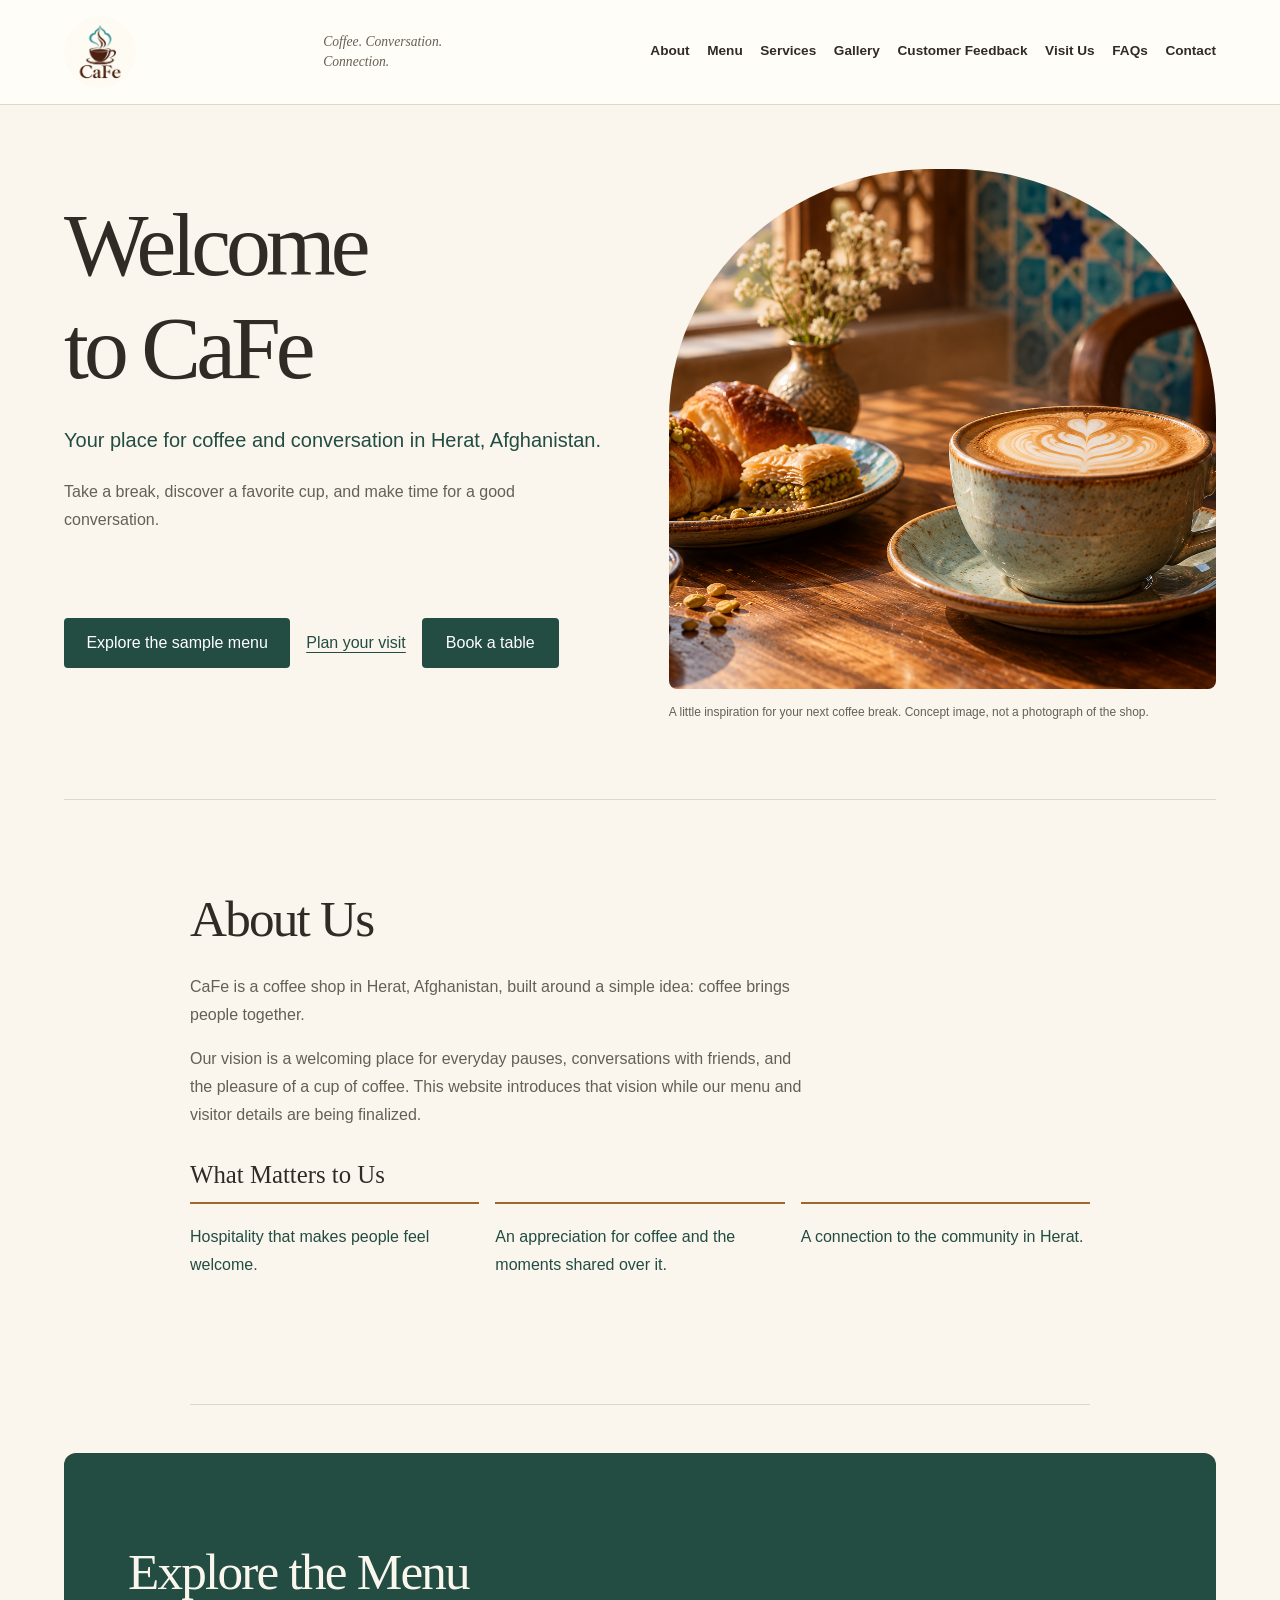
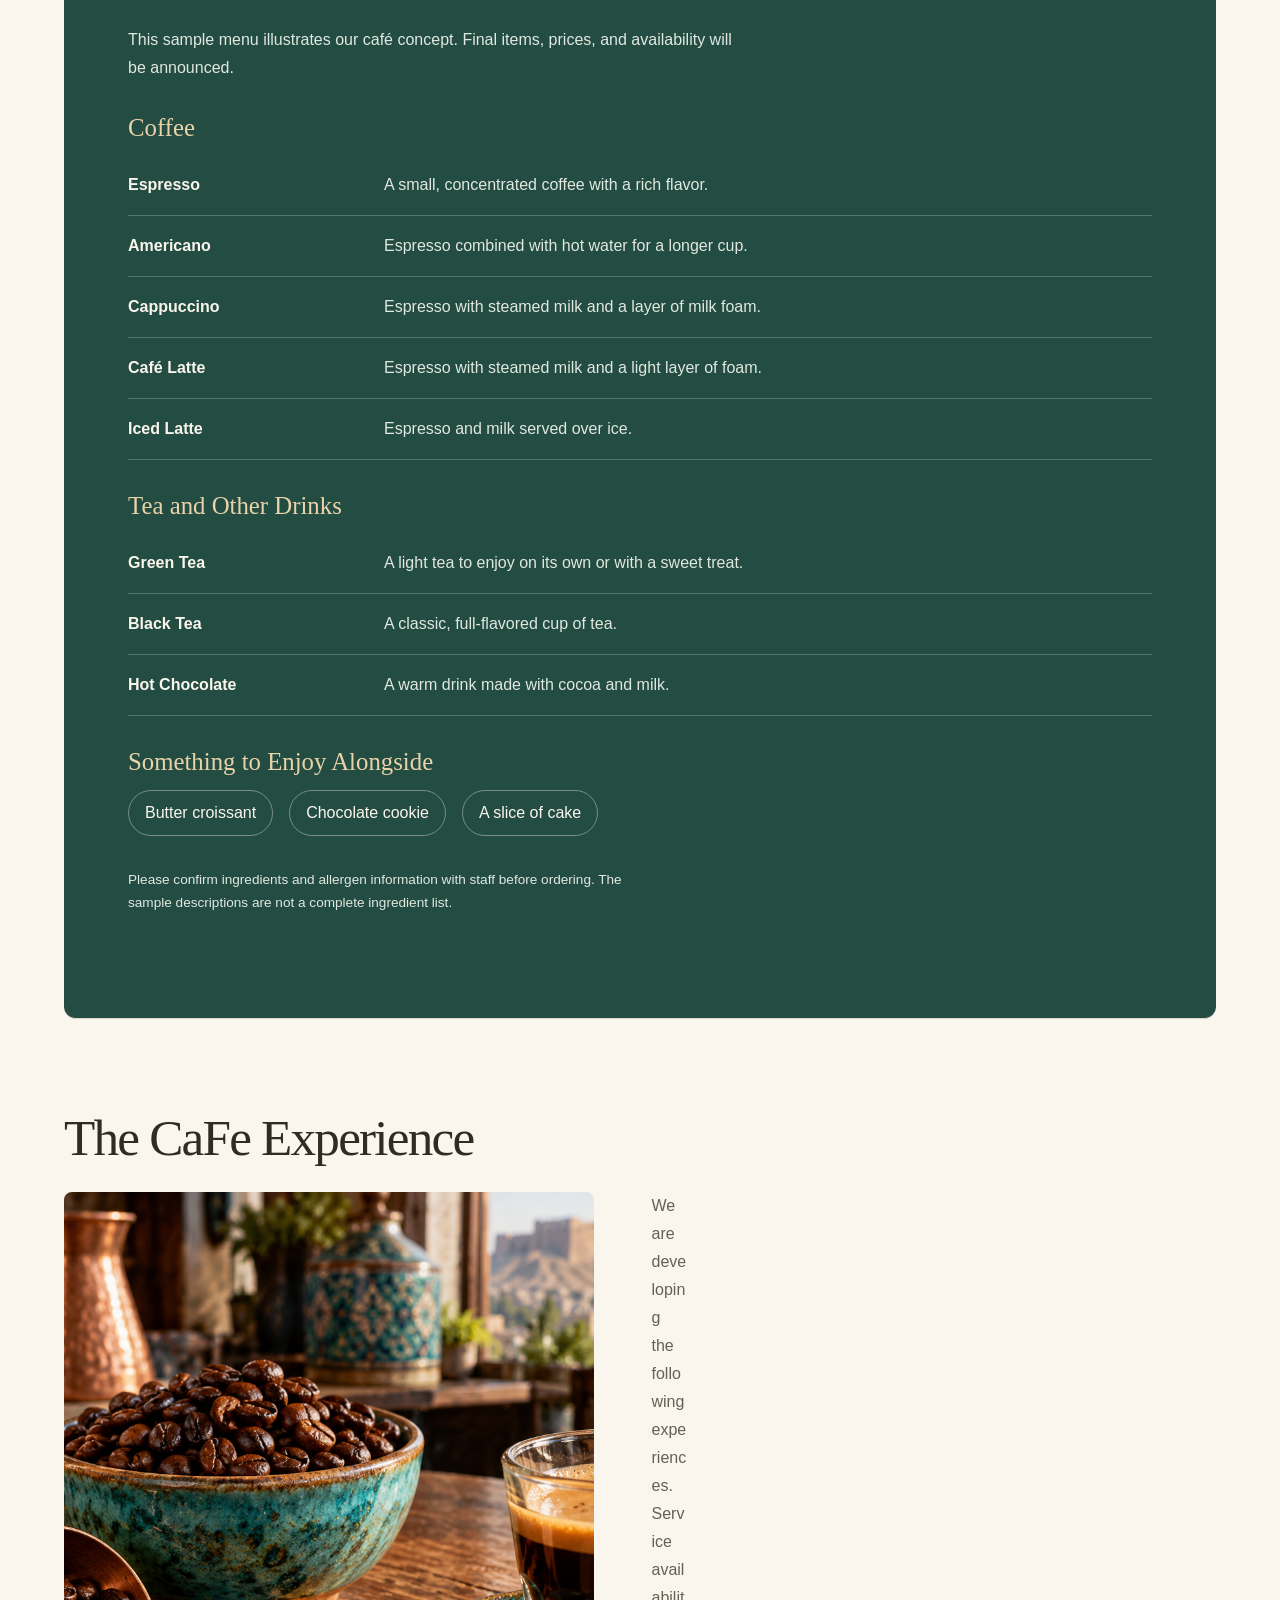
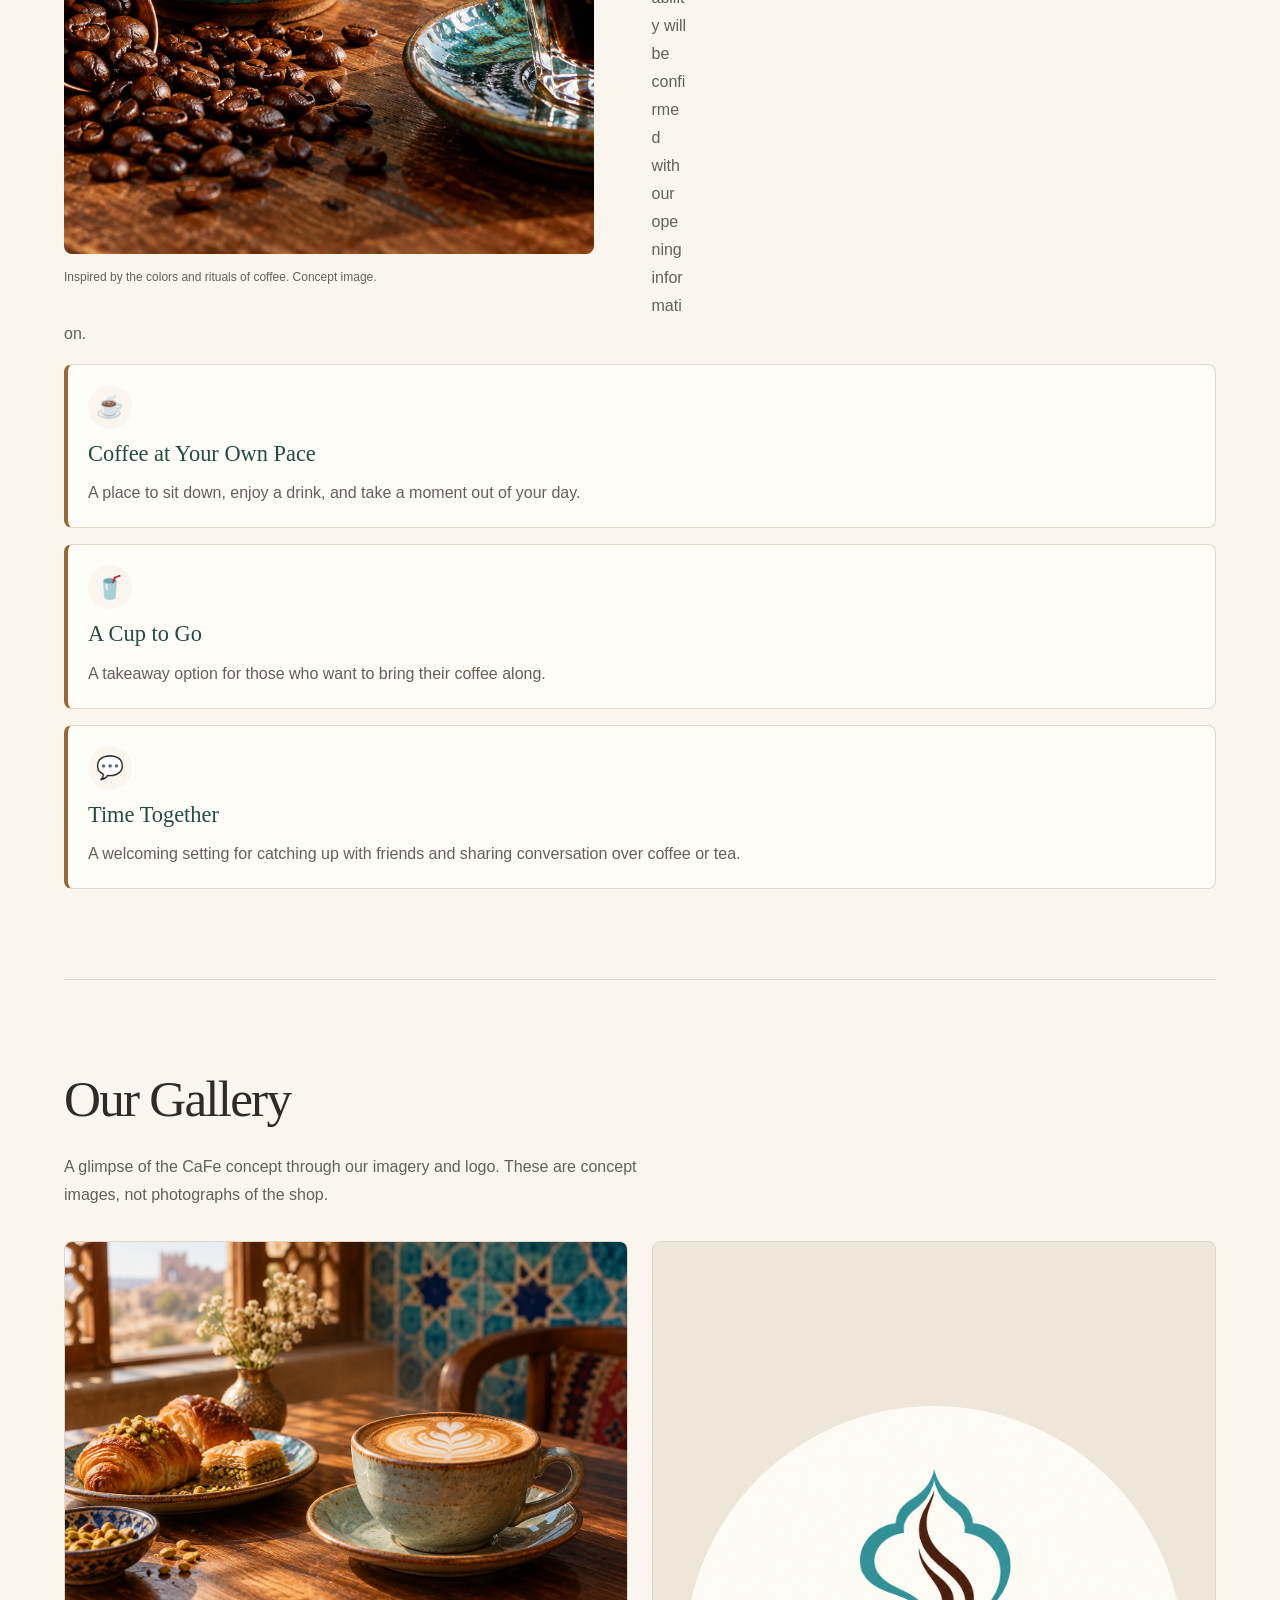
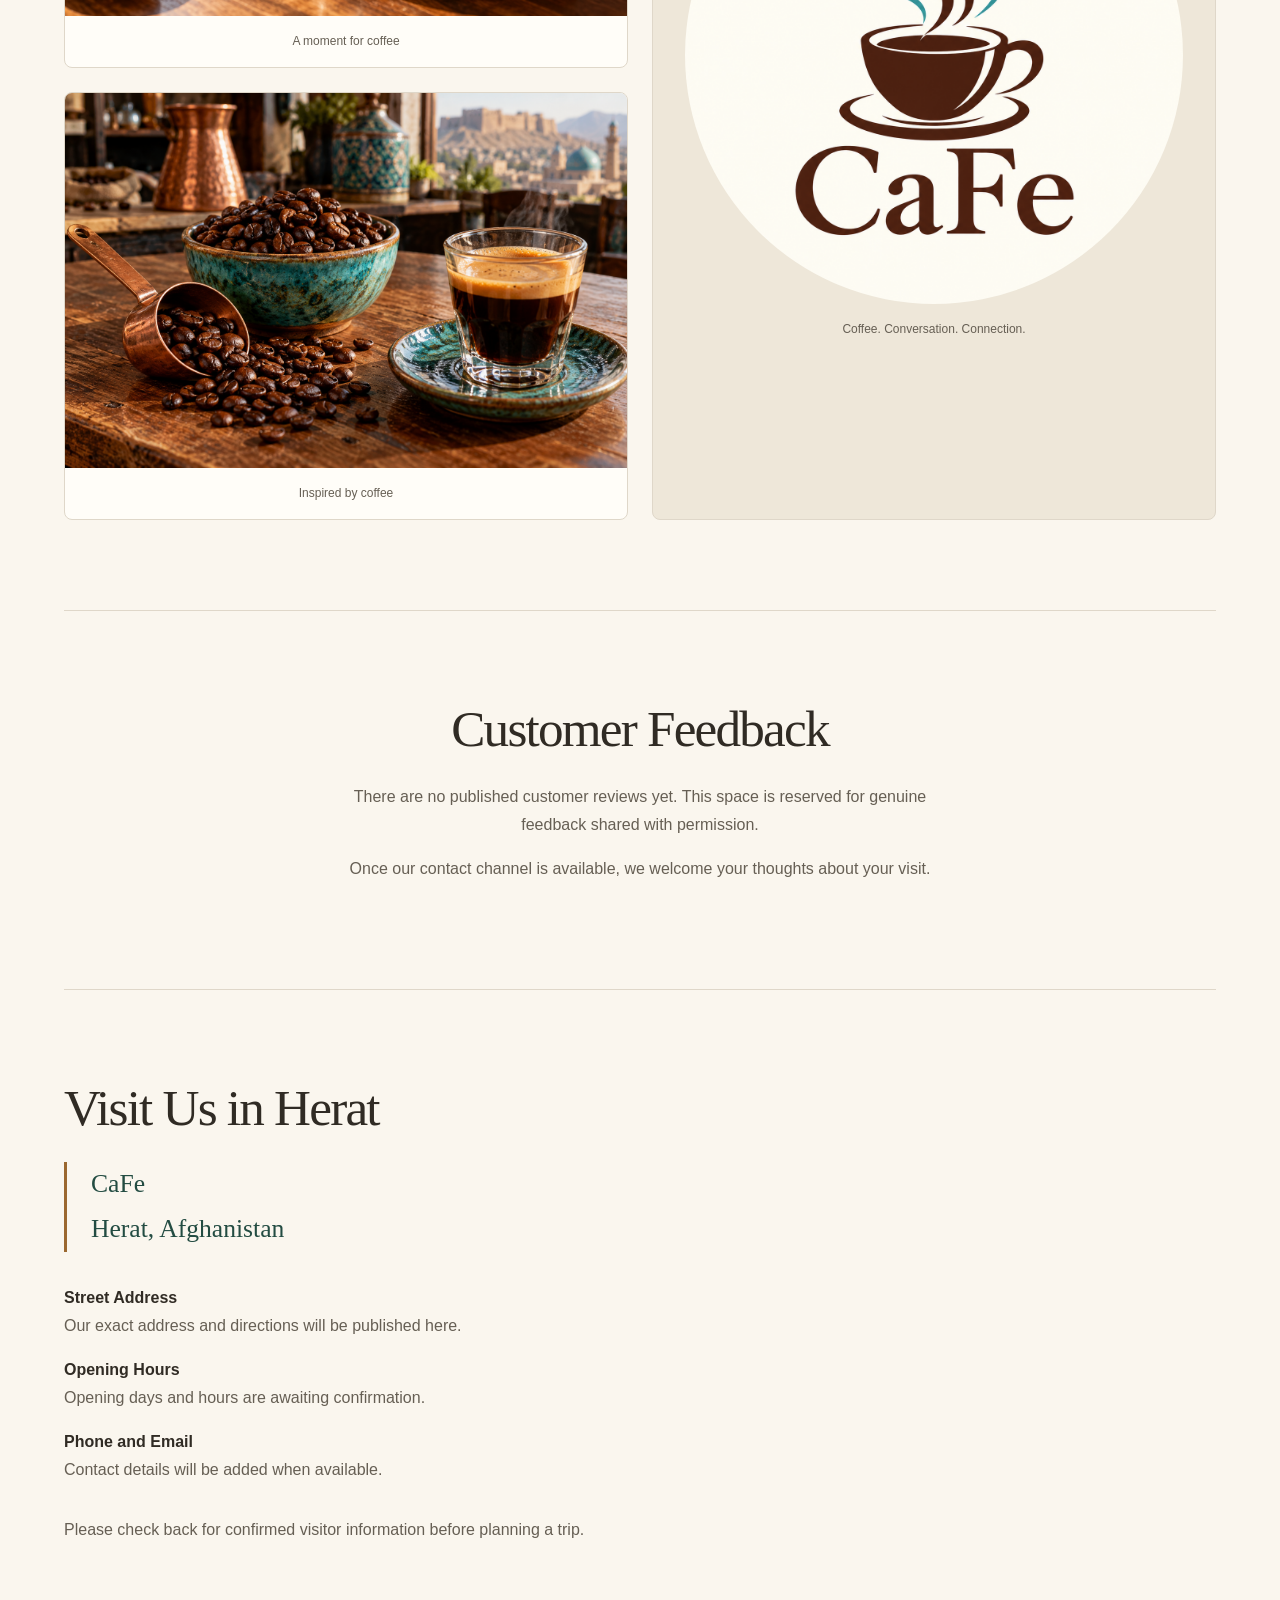
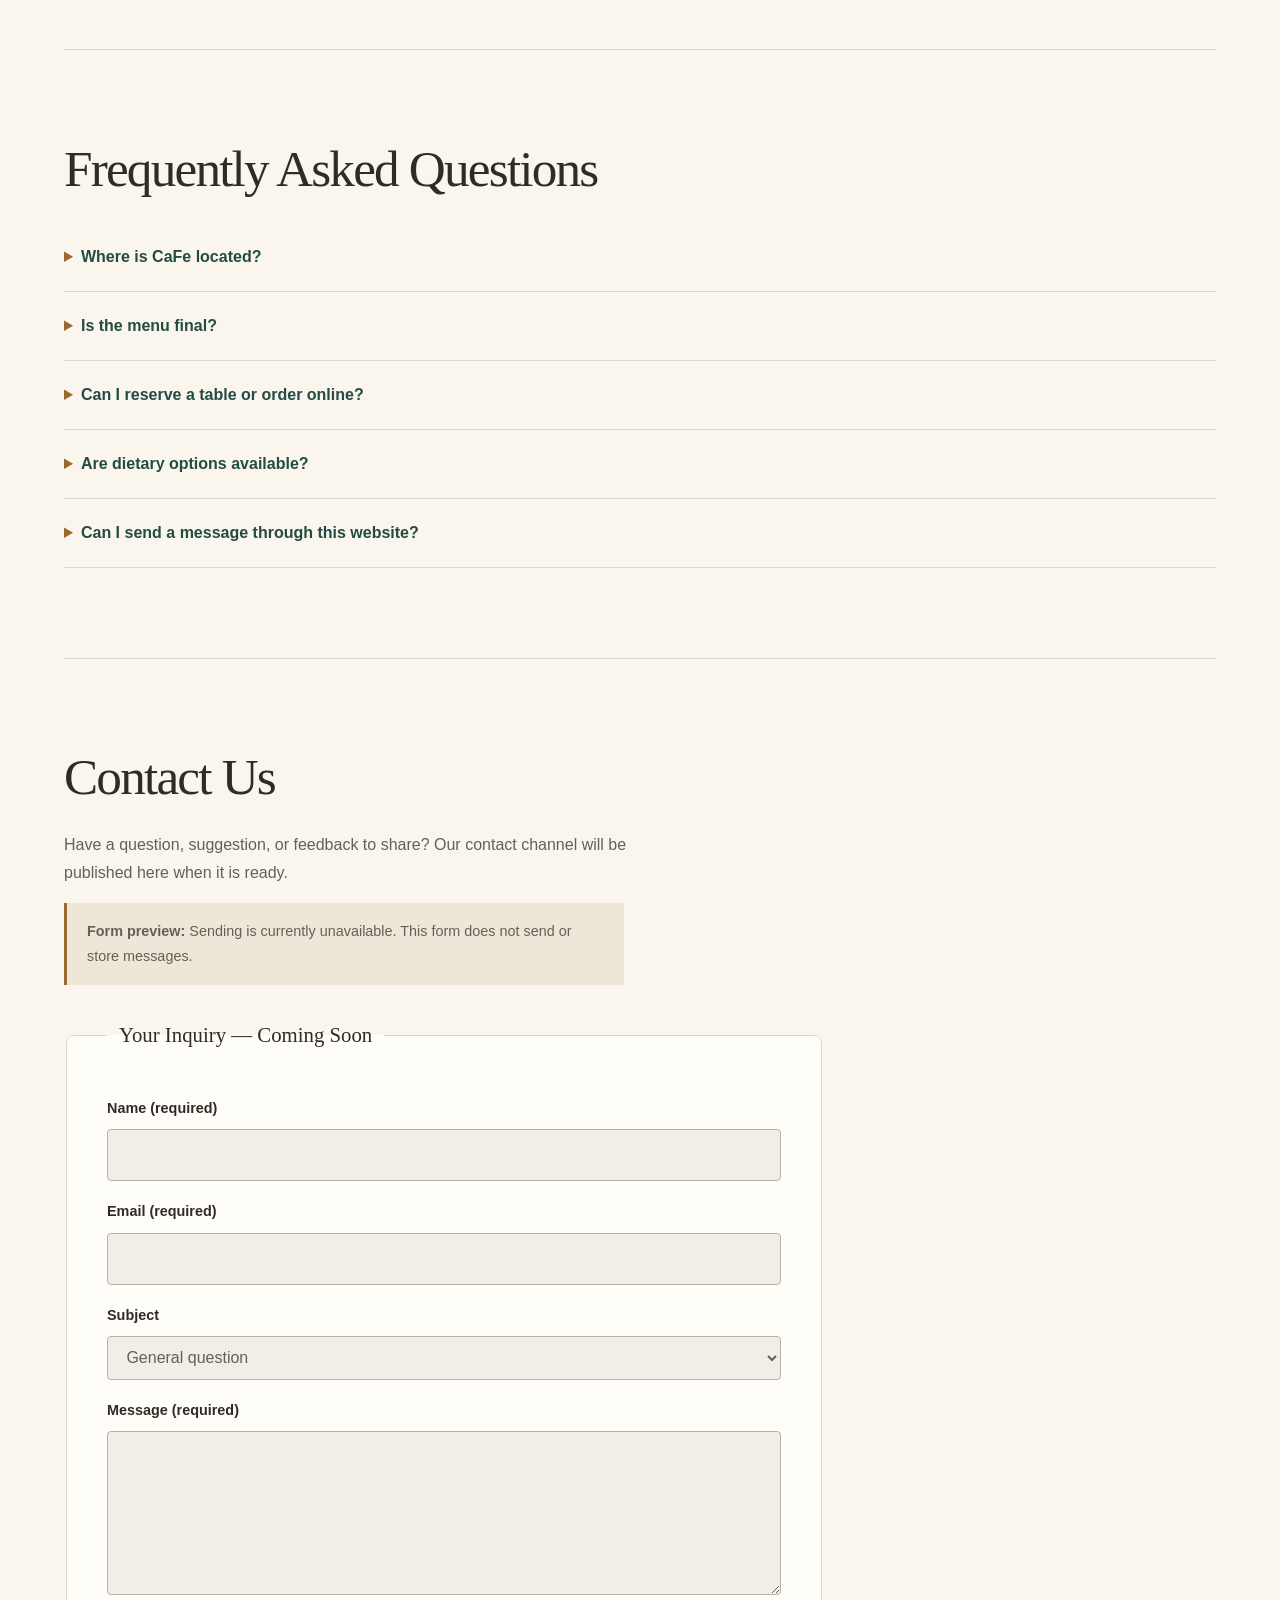
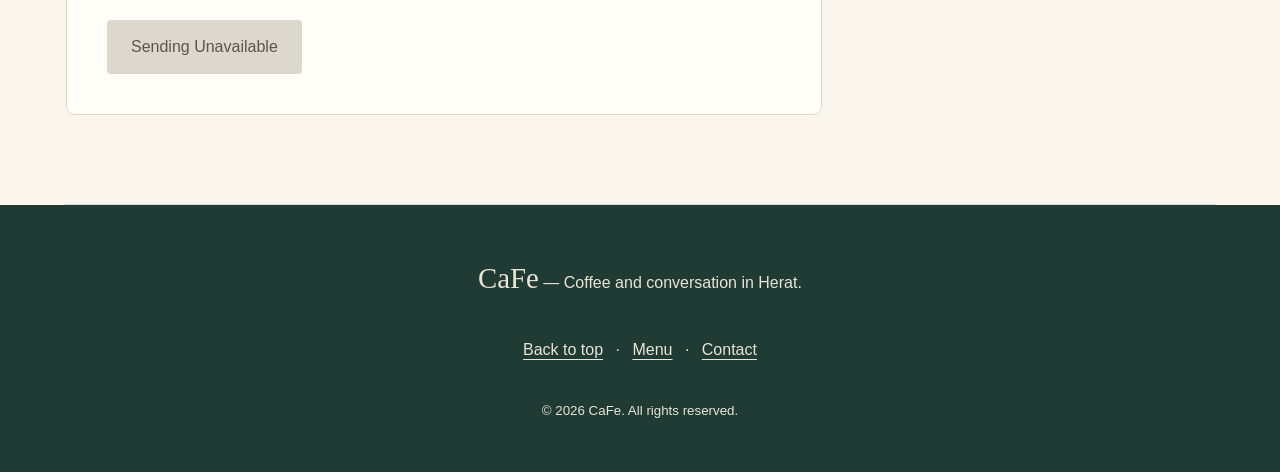
<file: index.html>
<!DOCTYPE html>
<html lang="en">
  <head>
    <meta charset="UTF-8" />
    <meta name="viewport" content="width=device-width, initial-scale=1.0" />
    <meta
      name="description"
      content="Discover CaFe in Herat, Afghanistan. Explore our café concept, sample menu, and visitor information."
    />
    <title>CaFe | Coffee Shop in Herat</title>
    <link rel="stylesheet" href="assets/css/style.css" />
    <link rel="preconnect" href="https://fonts.googleapis.com" />
    <link rel="preconnect" href="https://fonts.gstatic.com" crossorigin />
    <link
      href="https://fonts.googleapis.com/css2?family=Playwrite+AR+Guides&display=swap"
      rel="stylesheet"
    />

 
  </head>
  <body>
    <a href="#main-content">Skip to main content</a>

    <header class="site-header">
      <a href="#hero">
        <img
          src="assets/images/cafe-logo.png"
          alt="CaFe — home"
          width="160"
          height="160"
        />
      </a>
      <p>Coffee. Conversation. Connection.</p>
      <button
        class="nav-toggle"
        type="button"
        aria-controls="main-nav"
        aria-expanded="false"
        aria-label="Toggle navigation menu"
      >
        <span></span>
        <span></span>
        <span></span>
      </button>
      <nav class="main-nav" id="main-nav" aria-label="Main navigation">
        <ul>
          <li><a href="#about">About</a></li>
          <li><a href="#menu">Menu</a></li>
          <li><a href="#services">Services</a></li>
          <li><a href="#gallery">Gallery</a></li>
          <li><a href="#testimonials">Customer Feedback</a></li>
          <li><a href="#visit">Visit Us</a></li>
          <li><a href="#faq">FAQs</a></li>
          <li><a href="#contact">Contact</a></li>
        </ul>
      </nav>
    </header>

    <main id="main-content">
      <section id="hero" aria-labelledby="hero-title">
        <h1 id="hero-title">Welcome to CaFe</h1>
        <p id="hero-description">
          Your place for coffee and conversation in Herat, Afghanistan.
        </p>
        <!-- <button id="change-welcome" type="button">Change welcome message</button> -->
        <p>
          Take a break, discover a favorite cup, and make time for a good
          conversation.
        </p>
        <figure>
          <img
            src="assets/images/coffee-hero.png"
            alt="Cappuccino with leaf-shaped latte art and pastries on a sunlit table beside turquoise tiles"
            width="600"
            height="400"
            fetchpriority="high"
          />
          <figcaption>
            A little inspiration for your next coffee break. Concept image, not
            a photograph of the shop.
          </figcaption>
        </figure>
        <p>
          <a href="#menu">Explore the sample menu</a
          ><a href="#visit">Plan your visit</a>
          <button class="btn" id="open-btn" type="button">Book a table</button>
        </p>
      </section>

      <section id="about" aria-labelledby="about-title">
        <h2 id="about-title">About Us</h2>
        <p class="para">
          CaFe is a coffee shop in Herat, Afghanistan, built around a simple
          idea: coffee brings people together.
        </p>
        <p class="para">
          Our vision is a welcoming place for everyday pauses, conversations
          with friends, and the pleasure of a cup of coffee. This website
          introduces that vision while our menu and visitor details are being
          finalized.
        </p>
        <h3>What Matters to Us</h3>
        <ul>
          <li>Hospitality that makes people feel welcome.</li>
          <li>An appreciation for coffee and the moments shared over it.</li>
          <li>A connection to the community in Herat.</li>
        </ul>
      </section>

      <section id="menu" aria-labelledby="menu-title">
        <h2 id="menu-title">Explore the Menu</h2>
        <p>
          This sample menu illustrates our café concept. Final items, prices,
          and availability will be announced.
        </p>
        <h3>Coffee</h3>
        <dl>
          <dt>Espresso</dt>
          <dd>A small, concentrated coffee with a rich flavor.</dd>
          <dt>Americano</dt>
          <dd>Espresso combined with hot water for a longer cup.</dd>
          <dt>Cappuccino</dt>
          <dd>Espresso with steamed milk and a layer of milk foam.</dd>
          <dt>Café Latte</dt>
          <dd>Espresso with steamed milk and a light layer of foam.</dd>
          <dt>Iced Latte</dt>
          <dd>Espresso and milk served over ice.</dd>
        </dl>
        <h3>Tea and Other Drinks</h3>
        <dl>
          <dt>Green Tea</dt>
          <dd>A light tea to enjoy on its own or with a sweet treat.</dd>
          <dt>Black Tea</dt>
          <dd>A classic, full-flavored cup of tea.</dd>
          <dt>Hot Chocolate</dt>
          <dd>A warm drink made with cocoa and milk.</dd>
        </dl>
        <h3>Something to Enjoy Alongside</h3>
        <ul>
          <li>Butter croissant</li>
          <li>Chocolate cookie</li>
          <li>A slice of cake</li>
        </ul>
        <p>
          Please confirm ingredients and allergen information with staff before
          ordering. The sample descriptions are not a complete ingredient list.
        </p>
      </section>

      <section id="services" aria-labelledby="services-title">
        <h2 id="services-title">The CaFe Experience</h2>
        <figure>
          <img
            src="assets/images/coffee-beans.png"
            alt="Roasted coffee beans in a turquoise bowl beside a copper scoop and a glass of espresso"
            width="600"
            height="400"
            loading="lazy"
            decoding="async"
          />
          <figcaption>
            Inspired by the colors and rituals of coffee. Concept image.
          </figcaption>
        </figure>
        <p>
          We are developing the following experiences. Service availability will
          be confirmed with our opening information.
        </p>
        <div id="services-list" class="services-list"></div>
        <noscript><p>Enable JavaScript to explore our planned café services.</p></noscript>
      </section>

      <section id="gallery" aria-labelledby="gallery-title">
        <h2 id="gallery-title">Our Gallery</h2>
        <p>
          A glimpse of the CaFe concept through our imagery and logo. These are
          concept images, not photographs of the shop.
        </p>
        <div class="gallery-grid">
          <figure>
            <img
              src="assets/images/coffee-hero.png"
              alt="Cappuccino and pastries on a sunlit table beside turquoise tiles"
              width="600"
              height="400"
              loading="lazy"
              decoding="async"
            />
            <figcaption>A moment for coffee</figcaption>
          </figure>
          <figure class="gallery-brand">
            <img
              src="assets/images/cafe-logo.png"
              alt="CaFe logo"
              width="160"
              height="160"
              loading="lazy"
              decoding="async"
            />
            <figcaption>Coffee. Conversation. Connection.</figcaption>
          </figure>
          <figure>
            <img
              src="assets/images/coffee-beans.png"
              alt="Coffee beans in a turquoise bowl with a copper scoop and espresso"
              width="600"
              height="400"
              loading="lazy"
              decoding="async"
            />
            <figcaption>Inspired by coffee</figcaption>
          </figure>
        </div>
      </section>

      <section id="testimonials" aria-labelledby="testimonials-title">
        <h2 id="testimonials-title">Customer Feedback</h2>
        <p>
          There are no published customer reviews yet. This space is reserved
          for genuine feedback shared with permission.
        </p>
        <p>
          Once our contact channel is available, we welcome your thoughts about
          your visit.
        </p>
      </section>

      <section id="visit" aria-labelledby="visit-title">
        <h2 id="visit-title">Visit Us in Herat</h2>
        <address>CaFe<br />Herat, Afghanistan</address>
        <dl>
          <dt>Street Address</dt>
          <dd>Our exact address and directions will be published here.</dd>
          <dt>Opening Hours</dt>
          <dd>Opening days and hours are awaiting confirmation.</dd>
          <dt>Phone and Email</dt>
          <dd>Contact details will be added when available.</dd>
        </dl>
        <p>
          Please check back for confirmed visitor information before planning a
          trip.
        </p>
      </section>

      <section id="faq" aria-labelledby="faq-title">
        <h2 id="faq-title">Frequently Asked Questions</h2>
        <details>
          <summary>Where is CaFe located?</summary>
          <p>
            CaFe is in Herat, Afghanistan. The exact street address will be
            added to the <a href="#visit">visitor information</a>.
          </p>
        </details>
        <details>
          <summary>Is the menu final?</summary>
          <p>
            No. The menu shown here is a sample. Confirmed items, prices, and
            availability will be published when ready.
          </p>
        </details>
        <details>
          <summary>Can I reserve a table or order online?</summary>
          <p>
            This website does not currently accept reservations or orders.
            Booking and ordering information will be announced when available.
          </p>
        </details>
        <details>
          <summary>Are dietary options available?</summary>
          <p>
            Dietary options have not yet been confirmed. Please ask staff about
            ingredients and preparation before ordering.
          </p>
        </details>
        <details>
          <summary>Can I send a message through this website?</summary>
          <p>
            Not yet. The contact form below is a preview and cannot send
            messages until a message service is connected.
          </p>
        </details>
      </section>

      <section id="contact" aria-labelledby="contact-title">
        <h2 id="contact-title">Contact Us</h2>
        <p>
          Have a question, suggestion, or feedback to share? Our contact channel
          will be published here when it is ready.
        </p>
        <p id="form-status">
          <strong>Form preview:</strong> Sending is currently unavailable. This
          form does not send or store messages.
        </p>
        <form method="post" aria-describedby="form-status">
          <fieldset disabled>
            <legend>Your Inquiry — Coming Soon</legend>
            <p>
              <label for="name">Name (required)</label><br />
              <input
                type="text"
                id="name"
                name="name"
                autocomplete="name"
                required
              />
            </p>
            <p>
              <label for="email">Email (required)</label><br />
              <input
                type="email"
                id="email"
                name="email"
                autocomplete="email"
                required
              />
            </p>
            <p>
              <label for="subject">Subject</label><br />
              <select id="subject" name="subject">
                <option value="general">General question</option>
                <option value="menu">Menu inquiry</option>
                <option value="feedback">Feedback</option>
                <option value="other">Other</option>
              </select>
            </p>
            <p>
              <label for="message">Message (required)</label><br />
              <textarea
                id="message"
                name="message"
                rows="5"
                cols="30"
                required
              ></textarea>
            </p>
            <button type="submit">Sending Unavailable</button>
          </fieldset>
        </form>
      </section>
    </main>

    <footer>
      <p><strong>CaFe</strong> — Coffee and conversation in Herat.</p>
      <nav aria-label="Footer navigation">
        <a href="#hero">Back to top</a> · <a href="#menu">Menu</a> ·
        <a href="#contact">Contact</a>
      </nav>
      <p><small>&copy; 2026 CaFe. All rights reserved.</small></p>
    </footer>
    <div class="modal-overlay" id="modal">
      <div class="modal" role="dialog" aria-modal="true" aria-labelledby="modal-title" aria-describedby="modal-description">
        <button class="close-btn" type="button" aria-label="Close booking popup">&times;</button>
        <h2 id="modal-title">Book a table</h2>
        <p id="modal-description">We look forward to welcoming you to CaFe in Herat.</p>
        <form id="booking-form" novalidate>
          <p>
            <label for="booking-name">Full name</label>
            <input type="text" id="booking-name" name="name" autocomplete="name" required minlength="2" aria-describedby="booking-name-error" />
            <span id="booking-name-error" class="error" aria-live="polite"></span>
          </p>
          <p>
            <label for="booking-phone">Phone number</label>
            <input type="tel" id="booking-phone" name="phone" autocomplete="tel" required aria-describedby="booking-phone-error" />
            <span id="booking-phone-error" class="error" aria-live="polite"></span>
          </p>
          <p>
            <label for="booking-email">Email</label>
            <input type="email" id="booking-email" name="email" autocomplete="email" required aria-describedby="booking-email-error" />
            <span id="booking-email-error" class="error" aria-live="polite"></span>
          </p>
          <p>
            <label for="booking-date">Date</label>
            <input type="date" id="booking-date" name="date" required aria-describedby="booking-date-error" />
            <span id="booking-date-error" class="error" aria-live="polite"></span>
          </p>
          <p>
            <label for="booking-time">Time</label>
            <input type="time" id="booking-time" name="time" required aria-describedby="booking-time-error" />
            <span id="booking-time-error" class="error" aria-live="polite"></span>
          </p>
          <p>
            <label for="booking-guests">Number of guests</label>
            <input type="number" id="booking-guests" name="guests" required min="1" step="1" aria-describedby="booking-guests-error" />
            <span id="booking-guests-error" class="error" aria-live="polite"></span>
          </p>
          <p class="booking-full-width">
            <label for="booking-notes">Special requests (optional)</label>
            <textarea id="booking-notes" name="notes" rows="3"></textarea>
          </p>
          <p id="booking-status" role="status">This form is a preview. Bookings are not sent yet.</p>
          <button type="submit">Book a table</button>

          <!-- <input type="submit" value="Book a table"> -->
        </form>
      </div>
    </div>

    <!-- <script src="assets/js/main.js"></script> -->
     <script src="assets/js/script.js"></script>


  </body>
</html>
</file>
<file: assets/css/style.css>
:root {
    color-scheme: light;
    --cream: #faf6ee;
    --paper: #fffdf8;
    --ink: #302b24;
    --muted: #665f54;
    --green: #234c42;
    --line: #dfd7c9;
    --gold: #9b682f;
}

/* Lesson 07: CSS controls the popup's visibility. */
.modal-overlay {
    display: none;
    position: fixed;
    inset: 0;
    z-index: 100;
    background: rgba(0, 0, 0, 0.6);
    place-items: center;
    overflow-y: auto;
    padding: 1rem;
}

.modal-overlay.is-open {
    display: grid;
}

.modal {
    background: var(--paper);
    padding: 2rem;
    border-radius: 12px;
    width: min(100%, 760px);
    max-height: calc(100dvh - 2rem);
    overflow-y: auto;
}

.close-btn {
    display: block;
    width: 44px;
    height: 44px;
    margin-left: auto;
    padding: 0;
    font-size: 1.5rem;
}

* {
    box-sizing: border-box;
}

html {
    scroll-behavior: smooth;
}

body {
    margin: 0;
    background: var(--cream);
    color: var(--ink);
    font-family: Arial, Helvetica, sans-serif;
    font-size: 16px;
    line-height: 1.75;
    overflow-wrap: break-word;
}

h1, h2, h3, p, figure, ul, dl {
    margin-top: 0;
}

h1, h2, h3 {
    font-family: Georgia, 'Times New Roman', serif;
    font-weight: 400;
    line-height: 1.15;
    text-wrap: balance;
}

h1 {
    font-size: clamp(3.4rem, 7vw, 6.5rem);
    letter-spacing: -0.055em;
}

h2 {
    margin-bottom: 1.5rem;
    font-size: clamp(2rem, 4vw, 3.3rem);
    letter-spacing: -0.035em;
}

h3 {
    margin-top: 2rem;
    margin-bottom: 0.8rem;
    font-size: 1.55rem;
}

p, dd {
    color: var(--muted);
}

a {
    color: var(--green);
    text-underline-offset: 0.25em;
}

a:hover {
    color: var(--gold);
}

:focus-visible {
    outline: 3px solid var(--gold);
    outline-offset: 5px;
}

img {
    display: block;
    max-width: 100%;
    height: auto;
}

::selection {
    background: #d7e4d7;
    color: var(--ink);
}

body > a[href="#main-content"] {
    position: absolute;
    top: 0.75rem;
    left: 1rem;
    z-index: 10;
    padding: 0.7rem 1.2rem;
    background: var(--green);
    color: white;
    transform: translateY(-200%);
}

body > a[href="#main-content"]:focus {
    transform: translateY(0);
}

.site-header {
    display: flex;
    align-items: center;
    justify-content: space-between;
    flex-wrap: wrap;
    gap: 0.75rem 1.5rem;
    padding: 1rem max(5%, calc((100% - 1200px) / 2));
    background: var(--paper);
    border-bottom: 1px solid var(--line);
}

.site-header > a {
    flex-shrink: 0;
}

.site-header img {
    width: 72px;
    height: 72px;
    object-fit: contain;
    border-radius: 50%;
}

.site-header > p {
    margin: 0;
    max-width: 140px;
    font-family: Georgia, 'Times New Roman', serif;
    font-style: italic;
    font-size: 0.85rem;
    line-height: 1.5;
}

.main-nav ul {
    display: flex;
    align-items: center;
    flex-wrap: wrap;
    gap: 0.25rem 1.1rem;
    margin: 0;
    padding: 0;
    list-style: none;
}

.main-nav a {
    display: block;
    padding: 0.65rem 0;
    color: var(--ink);
    font-size: 0.85rem;
    font-weight: 600;
    text-decoration: none;
    border-bottom: 2px solid transparent;
    transition: color 160ms ease, border-color 160ms ease;
}

.main-nav a:hover {
    color: var(--green);
    border-color: var(--green);
}

main {
    width: min(1200px, 90%);
    margin: 0 auto;
}

section {
    padding: clamp(3rem, 7vw, 6rem) 0;
    border-bottom: 1px solid var(--line);
    scroll-margin-top: 2rem;
}

section > p {
    max-width: 70ch;
}

#hero {
    display: grid;
    grid-template-columns: repeat(2, minmax(0, 1fr));
    grid-template-rows: auto auto auto 1fr;
    align-content: center;
    column-gap: 5%;
    padding: 4rem 0;
}

#hero h1 {
    margin: 1.5rem 0;
    align-self: end;
}

#hero > p {
    grid-column: 1;
}

#hero-description {
    font-size: 1.25rem;
    color: var(--green);
}

#hero figure {
    grid-column: 2;
    grid-row: 1 / 5;
    margin: 0;
}

#hero img {
    width: 100%;
    height: 520px;
    object-fit: cover;
    border-radius: 48% 48% 8px 8px;
}

figcaption {
    padding: 0.85rem 0;
    color: var(--muted);
    font-size: 0.75rem;
    line-height: 1.6;
}

#hero > p:last-child {
    display: flex;
    flex-wrap: wrap;
    align-items: center;
    gap: 0.75rem 1rem;
    margin-top: 1rem;
    line-height: 1.5;
}

#hero > p:last-child a {
    padding: 0.8rem 0;
}

#hero > p:last-child a:first-child {
    display: inline-block;
    padding: 0.8rem 1.4rem;
    border-radius: 4px;
    background: var(--green);
    color: white;
    text-decoration: none;
    transition: background 160ms ease;
}

#hero > p:last-child a:first-child:hover {
    background: #163b32;
}

#about {
    max-width: 900px;
    margin: 0 auto;
}

#about ul, #menu ul {
    display: flex;
    flex-wrap: wrap;
    gap: 1rem;
    padding: 0;
    list-style: none;
}

#about li {
    flex: 1 1 200px;
    padding: 1.2rem 0;
    border-top: 2px solid var(--gold);
    color: var(--green);
}

#menu {
    padding-right: clamp(1.25rem, 5vw, 4rem);
    padding-left: clamp(1.25rem, 5vw, 4rem);
    margin-top: 3rem;
    background: var(--green);
    border-radius: 12px;
    color: var(--cream);
}

#menu h3 {
    color: #ead2a9;
}

#menu p, #menu dd {
    color: #e1e8df;
}

#menu dl {
    display: grid;
    grid-template-columns: minmax(120px, 1fr) 3fr;
}

#menu dt, #menu dd {
    margin: 0;
    padding: 1rem 0;
    border-bottom: 1px solid #56756a;
}

#menu dt {
    padding-right: 1rem;
    font-weight: 600;
}

#menu li {
    padding: 0.5rem 1rem;
    border: 1px solid #789084;
    border-radius: 30px;
}

#menu > p:last-child {
    margin-top: 2rem;
    font-size: 0.85rem;
}

#services {
    display: flow-root;
}

#services figure {
    float: left;
    width: 46%;
    margin: 0 5% 1rem 0;
}

#services img {
    width: 100%;
    aspect-ratio: 4 / 5;
    object-fit: cover;
    border-radius: 8px;
}

#services h3 {
    font-size: 1.4rem;
}

.services-list {
    display: grid;
    gap: 1rem;
    /* Keep the cards beside the floated café image on wide screens. */
    overflow: hidden;
}

.service-card {
    padding: 1.25rem;
    background: var(--paper);
    border: 1px solid var(--line);
    border-left: 4px solid var(--gold);
    border-radius: 8px;
}

.service-icon {
    display: inline-flex;
    align-items: center;
    justify-content: center;
    width: 2.75rem;
    height: 2.75rem;
    margin-bottom: 0.75rem;
    background: var(--cream);
    border-radius: 50%;
    font-size: 1.4rem;
}

.service-title {
    margin-top: 0;
    color: var(--green);
}

.service-description {
    margin-bottom: 0;
}

.gallery-grid {
    display: grid;
    grid-template-columns: repeat(2, minmax(0, 1fr));
    grid-template-rows: repeat(2, auto);
    gap: 1.5rem;
    margin-top: 2rem;
}

.gallery-grid figure {
    margin: 0;
    overflow: hidden;
    border: 1px solid var(--line);
    border-radius: 8px;
    background: var(--paper);
}

.gallery-grid img {
    width: 100%;
    aspect-ratio: 3 / 2;
    object-fit: cover;
    transition: filter 200ms ease;
}

.gallery-grid figure:hover img {
    filter: saturate(1.15);
}

.gallery-grid figcaption {
    padding: 1rem;
    text-align: center;
}

.gallery-grid .gallery-brand {
    display: grid;
    align-content: center;
    grid-column: 2;
    grid-row: 1 / 3;
    padding: 2rem;
    background: #eee7d9;
}

.gallery-brand img {
    aspect-ratio: 1;
    object-fit: contain;
    border-radius: 50%;
}

#testimonials {
    text-align: center;
}

#testimonials p {
    margin-right: auto;
    margin-left: auto;
}

#visit address {
    padding-left: 1.5rem;
    border-left: 3px solid var(--gold);
    font-family: Georgia, 'Times New Roman', serif;
    font-style: normal;
    font-size: 1.6rem;
    color: var(--green);
}

#visit dl {
    margin: 2rem 0;
}

#visit dt {
    margin-top: 1rem;
    font-weight: 700;
}

#visit dd {
    margin-left: 0;
}

#faq details {
    border-bottom: 1px solid var(--line);
    padding: 1.25rem 0;
}

summary {
    cursor: pointer;
    font-weight: 600;
    color: var(--green);
}

summary::marker {
    color: var(--gold);
}

#faq details p {
    max-width: 75ch;
    margin: 1rem 0 0;
}

#contact form {
    max-width: 760px;
    margin-top: 2rem;
}

#form-status {
    padding: 1rem 1.25rem;
    border-left: 3px solid var(--gold);
    background: #eee7d9;
    font-size: 0.9rem;
}

fieldset {
    min-width: 0;
    padding: clamp(1rem, 4vw, 2.5rem);
    border: 1px solid var(--line);
    border-radius: 8px;
    background: var(--paper);
}

legend {
    max-width: 100%;
    padding: 0 0.75rem;
    font-family: Georgia, 'Times New Roman', serif;
    font-size: 1.3rem;
}

label {
    display: inline-block;
    margin-bottom: 0.5rem;
    color: var(--ink);
    font-size: 0.9rem;
    font-weight: 600;
}

input, select, textarea, button {
    font: inherit;
}

input, select, textarea {
    width: 100%;
    padding: 0.7rem 0.9rem;
    border: 1px solid #b8b1a5;
    border-radius: 4px;
    background: white;
    color: var(--ink);
}

textarea {
    min-height: 150px;
    resize: vertical;
}

button {
    padding: 0.8rem 1.5rem;
    border: 0;
    border-radius: 4px;
    background: var(--green);
    color: white;
    cursor: pointer;
}

input:disabled, select:disabled, textarea:disabled {
    background: #f1eee7;
    color: var(--muted);
    cursor: not-allowed;
    opacity: 1;
}

button:disabled {
    background: #ddd8ce;
    color: #59564e;
    cursor: not-allowed;
}

footer {
    padding: 3rem 5%;
    background: #203b33;
    text-align: center;
    color: #e9e4d8;
}

footer p, footer a {
    color: #e9e4d8;
}

footer strong {
    font-family: Georgia, 'Times New Roman', serif;
    font-size: 1.8rem;
    font-weight: 400;
}

footer nav {
    margin: 1.5rem 0;
}

footer a {
    display: inline-block;
    padding: 0.5rem;
}

footer a:hover {
    color: #e9c18c;
}


footer p:last-child {
    margin-bottom: 0;
    
}

/* Give the navigation its own row on tablets and smaller laptops. */
.nav-toggle {
    display: none;
}

@media (max-width: 1024px) {
    .site-header > p {
        max-width: none;
        text-align: right;
    }

    .main-nav {
        flex-basis: 100%;
        min-width: 0;
    }

    .main-nav ul {
        justify-content: center;
    }
}

/* Lesson 07: the nav-open class shows the menu on small screens. */
@media (max-width: 768px) {
    .site-header {
        column-gap: 12px;
    }

    .site-header > p {
        flex: 1;
        min-width: 0;
    }

    .nav-toggle {
        display: flex;
        flex: 0 0 44px;
        flex-direction: column;
        justify-content: center;
        align-items: center;
        gap: 5px;
        width: 44px;
        height: 44px;
        padding: 10px;
    }

    .nav-toggle span {
        display: block;
        width: 24px;
        height: 2px;
        background: currentColor;
    }

    .nav-toggle[aria-expanded="true"] span:nth-child(1) {
        transform: translateY(7px) rotate(45deg);
    }

    .nav-toggle[aria-expanded="true"] span:nth-child(2) {
        opacity: 0;
    }

    .nav-toggle[aria-expanded="true"] span:nth-child(3) {
        transform: translateY(-7px) rotate(-45deg);
    }

    .main-nav {
        display: none;
    }

    .main-nav.nav-open {
        display: block;
        padding-top: 12px;
        border-top: 1px solid var(--line);
    }

    .site-header .main-nav ul {
        display: grid;
        grid-template-columns: minmax(0, 1fr);
        gap: 4px;
    }

    .site-header .main-nav a {
        min-height: 44px;
        padding: 10px 12px;
        text-align: left;
    }
}

/* Stack the main content when two columns become cramped. */
@media (max-width: 48rem) {
    h1 {
        font-size: clamp(2.75rem, 9vw, 4.5rem);
    }

    #hero {
        grid-template-columns: minmax(0, 1fr);
        grid-template-rows: none;
        padding: 2.5rem 0;
    }

    #hero figure {
        grid-column: 1;
        grid-row: auto;
        margin-top: 1rem;
    }

    #hero img {
        height: auto;
        max-height: 520px;
        aspect-ratio: 4 / 3;
    }

    #services figure {
        float: none;
        width: 100%;
        margin: 0 0 1.5rem;
    }

    #services img {
        aspect-ratio: 3 / 2;
    }

    .gallery-grid {
        gap: 1rem;
    }

    .gallery-grid .gallery-brand {
        padding: 1rem;
    }
}

/* Phone layouts keep text, links, and form controls comfortably sized. */
@media (max-width: 36rem) {
    .site-header img {
        width: 60px;
        height: 60px;
    }

    .site-header > p {
        max-width: 160px;
        flex: 1;
    }

    .main-nav ul {
        display: grid;
        grid-template-columns: repeat(2, minmax(0, 1fr));
        gap: 0.25rem 0.75rem;
    }

    .main-nav a {
        min-height: 44px;
        text-align: center;
    }

    #hero-description {
        font-size: 1.1rem;
    }

    #hero > p:last-child {
        align-items: stretch;
        flex-direction: column;
        text-align: center;
    }

    #menu {
        margin-top: 1.5rem;
    }

    #menu dl {
        grid-template-columns: minmax(0, 1fr);
    }

    #menu dt {
        padding: 1rem 0 0.25rem;
        border-bottom: 0;
    }

    #menu dd {
        padding: 0 0 1rem;
    }

    .gallery-grid {
        grid-template-columns: minmax(0, 1fr);
        grid-template-rows: none;
    }

    .gallery-grid .gallery-brand {
        grid-column: auto;
        grid-row: auto;
    }

    .gallery-brand img {
        max-width: 240px;
        margin-inline: auto;
    }

    #visit address {
        padding-left: 1rem;
        font-size: 1.35rem;
    }

    fieldset {
        margin-inline: 0;
    }

    button {
        width: 100%;
    }
}

/* Pair booking fields to keep the modal compact. */
#booking-form {
    display: grid;
    grid-template-columns: repeat(2, minmax(0, 1fr));
    gap: 0.75rem 1.25rem;
}

#booking-form > p {
    min-width: 0;
    margin: 0;
}

#booking-form .booking-full-width,
#booking-status,
#booking-form > button {
    grid-column: 1 / -1;
}

#booking-form textarea {
    min-height: 70px;
}

#booking-status {
    font-size: 0.85rem;
}

@media (max-width: 36rem) {
    .modal {
        padding: 1.25rem;
    }

    #booking-form {
        grid-template-columns: minmax(0, 1fr);
    }
}

/* Lesson 08: field errors and validation feedback. */
#booking-form .error {
    display: block;
    color: #b42318;
    font-size: 0.85rem;
}

#booking-form input.invalid {
    border-color: #b42318;
}

#booking-status.success {
    background: #e7f6ec;
    color: #146c2e;
    padding: 0.75rem;
    border-radius: 8px;
}
</file>
